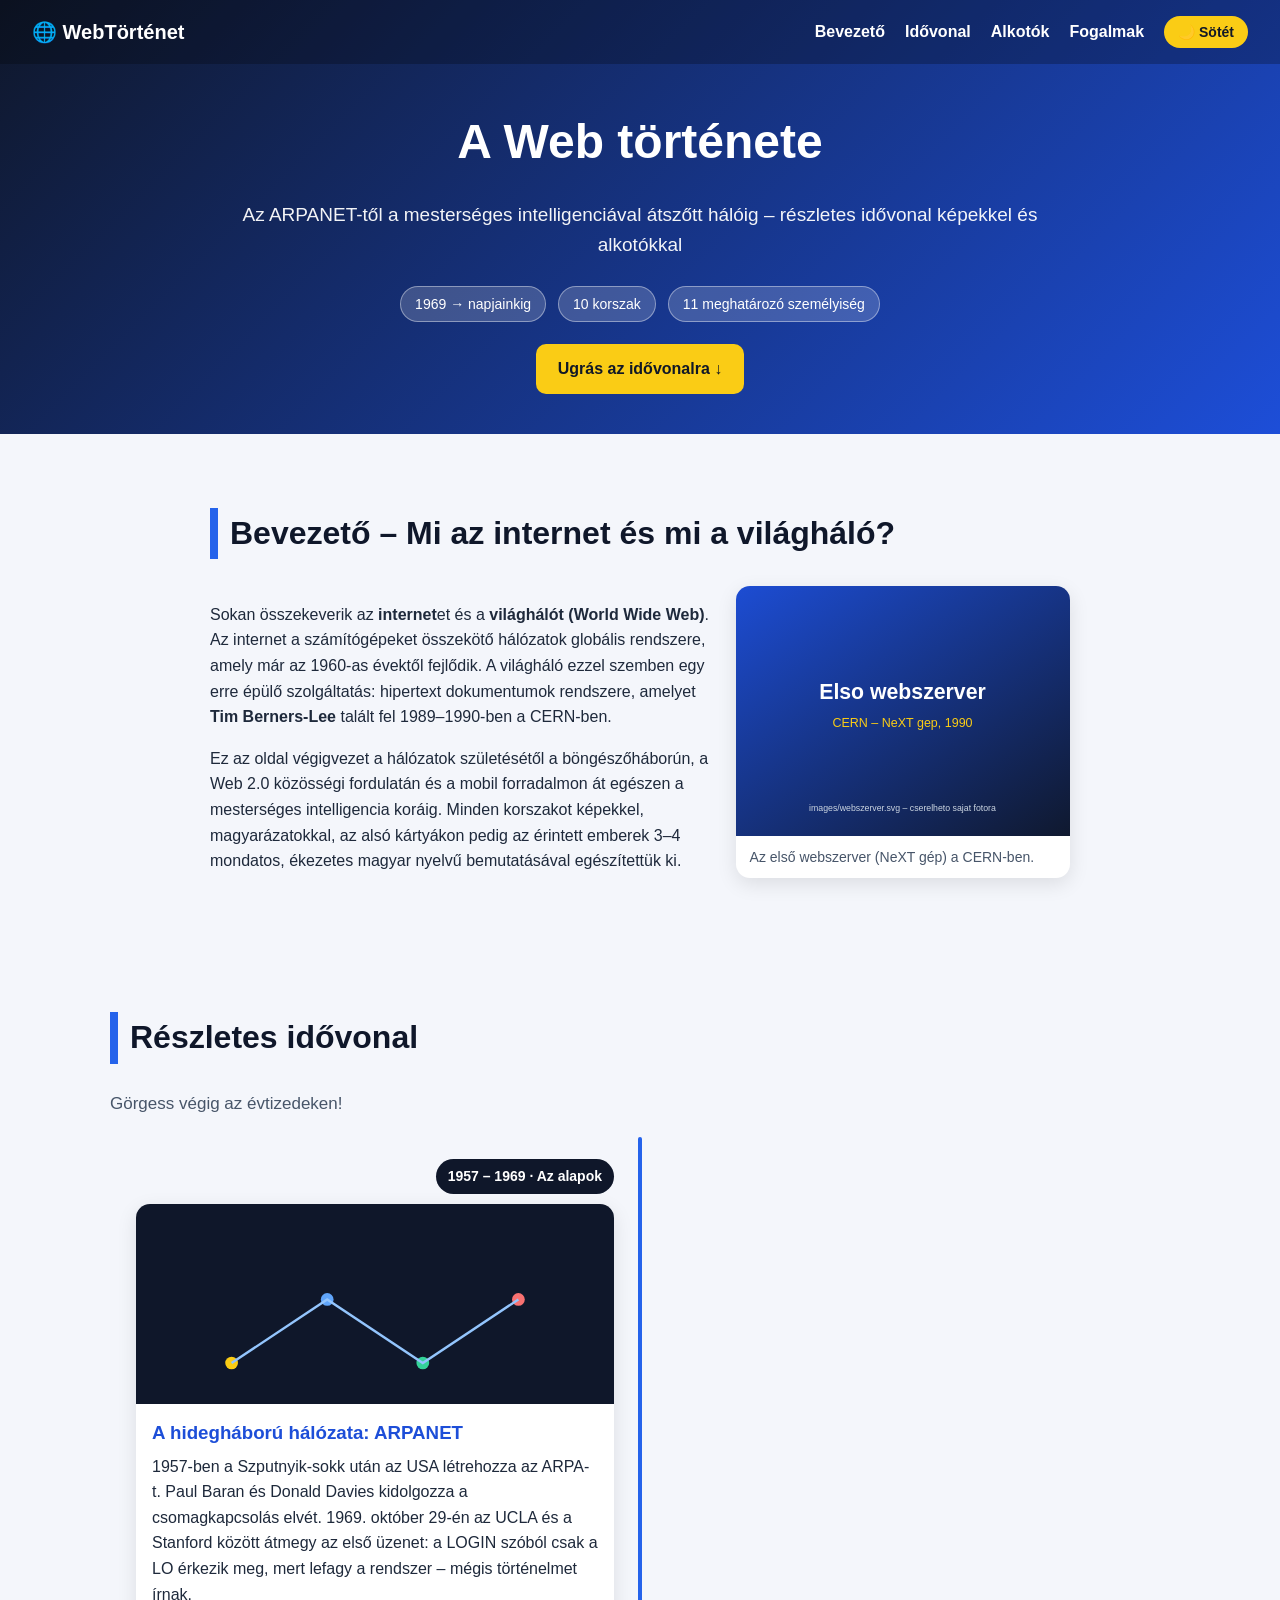
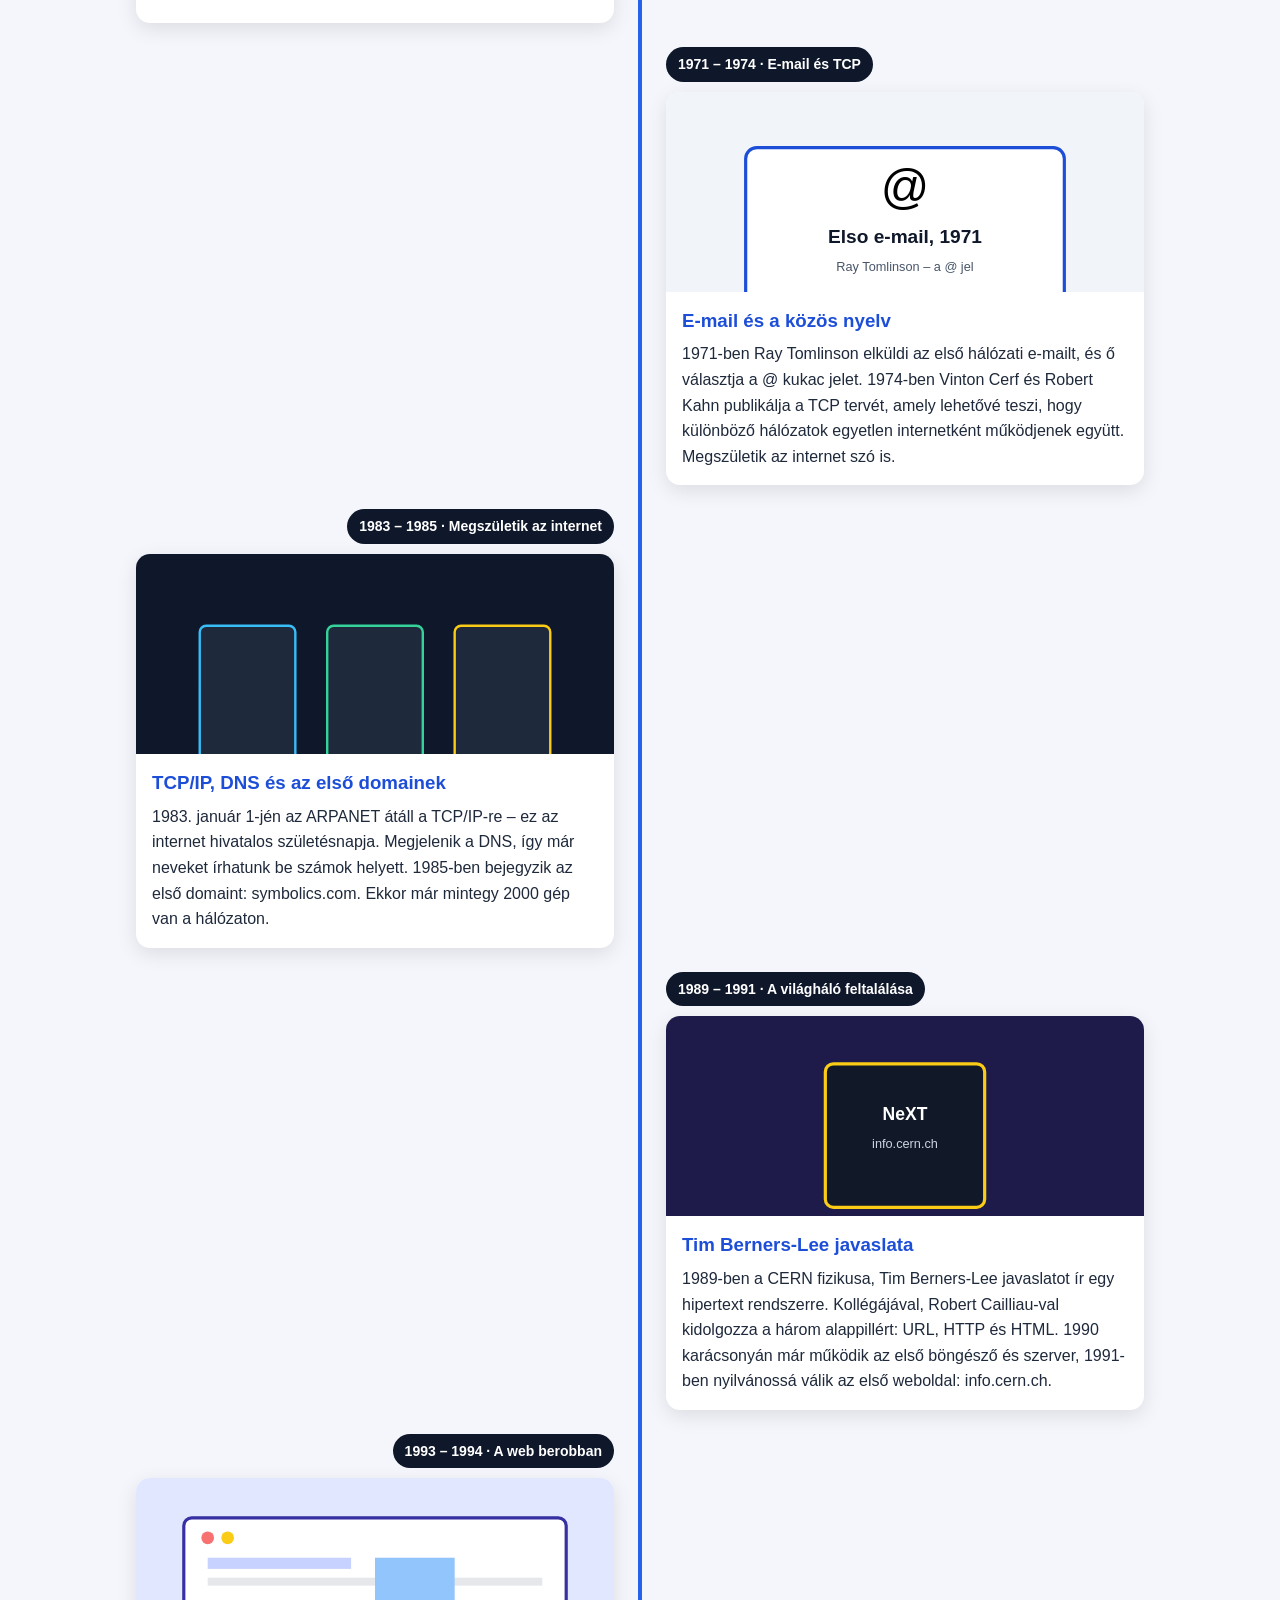
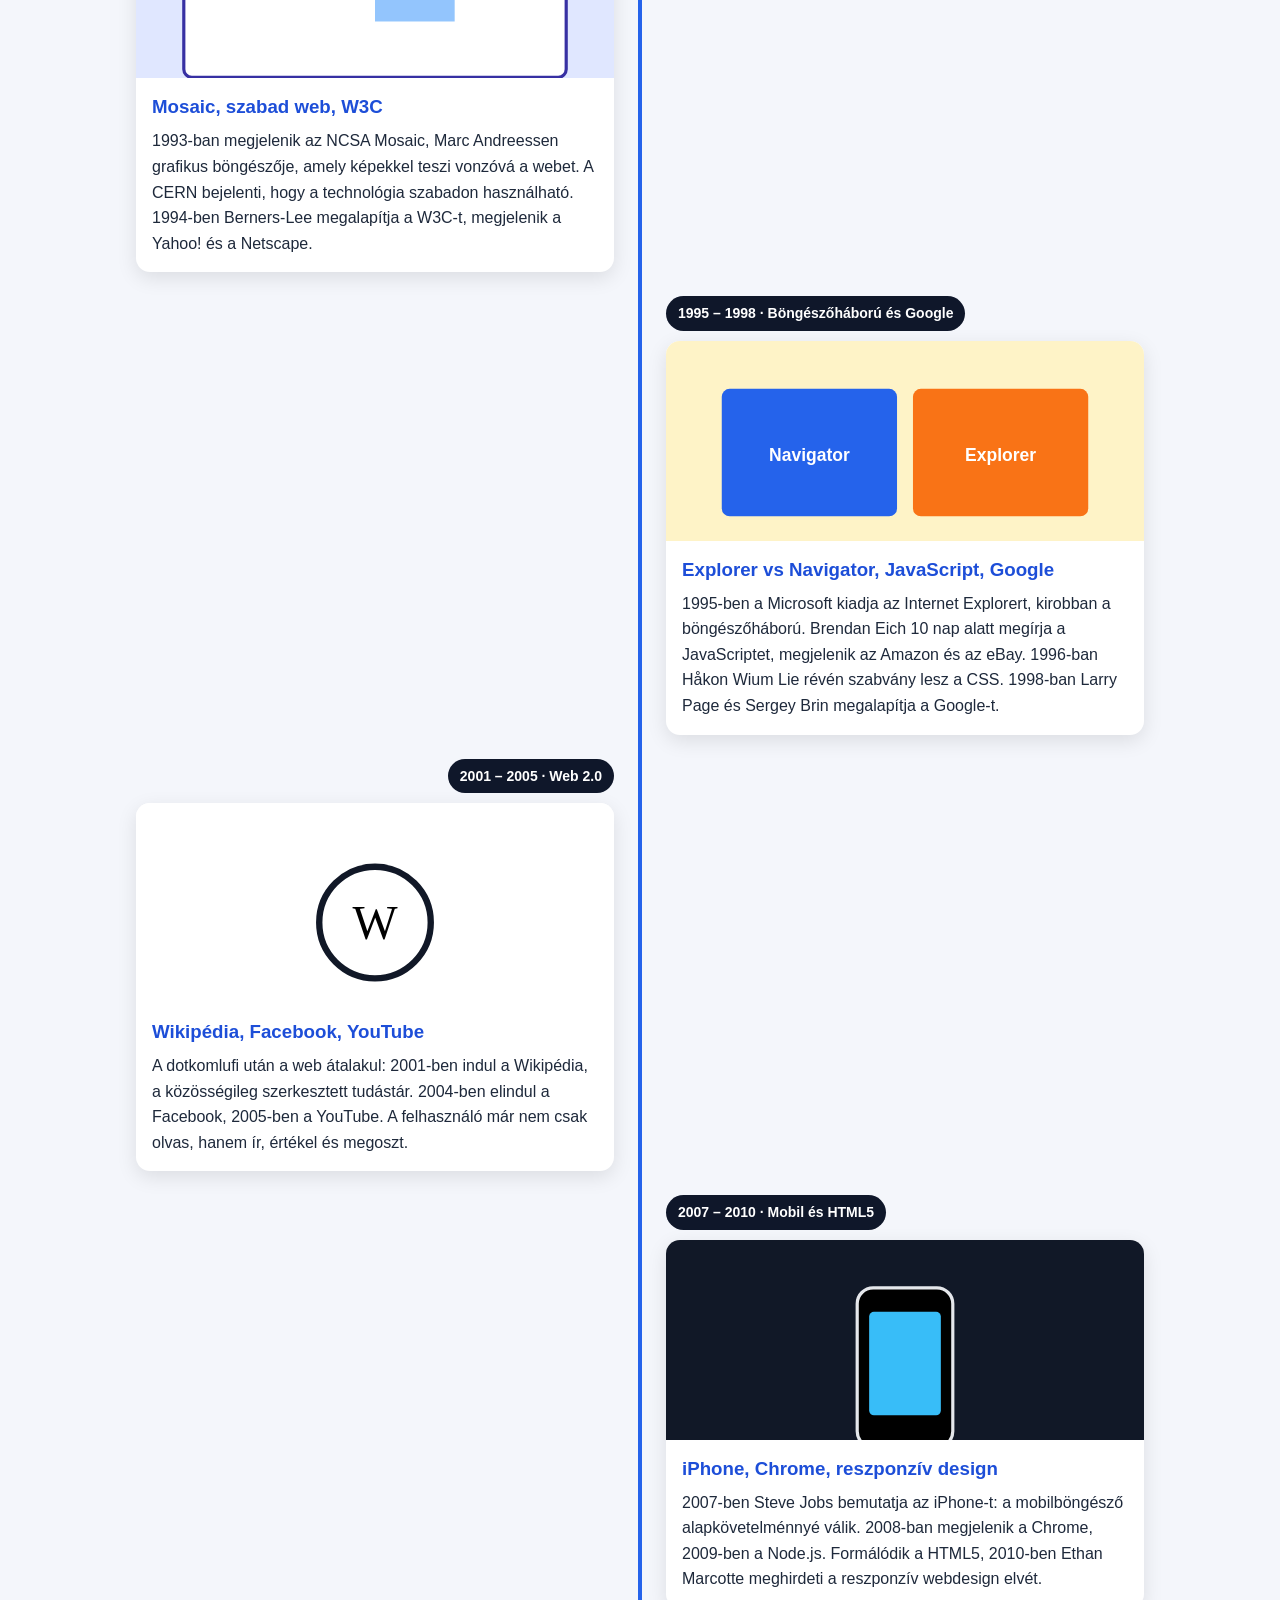
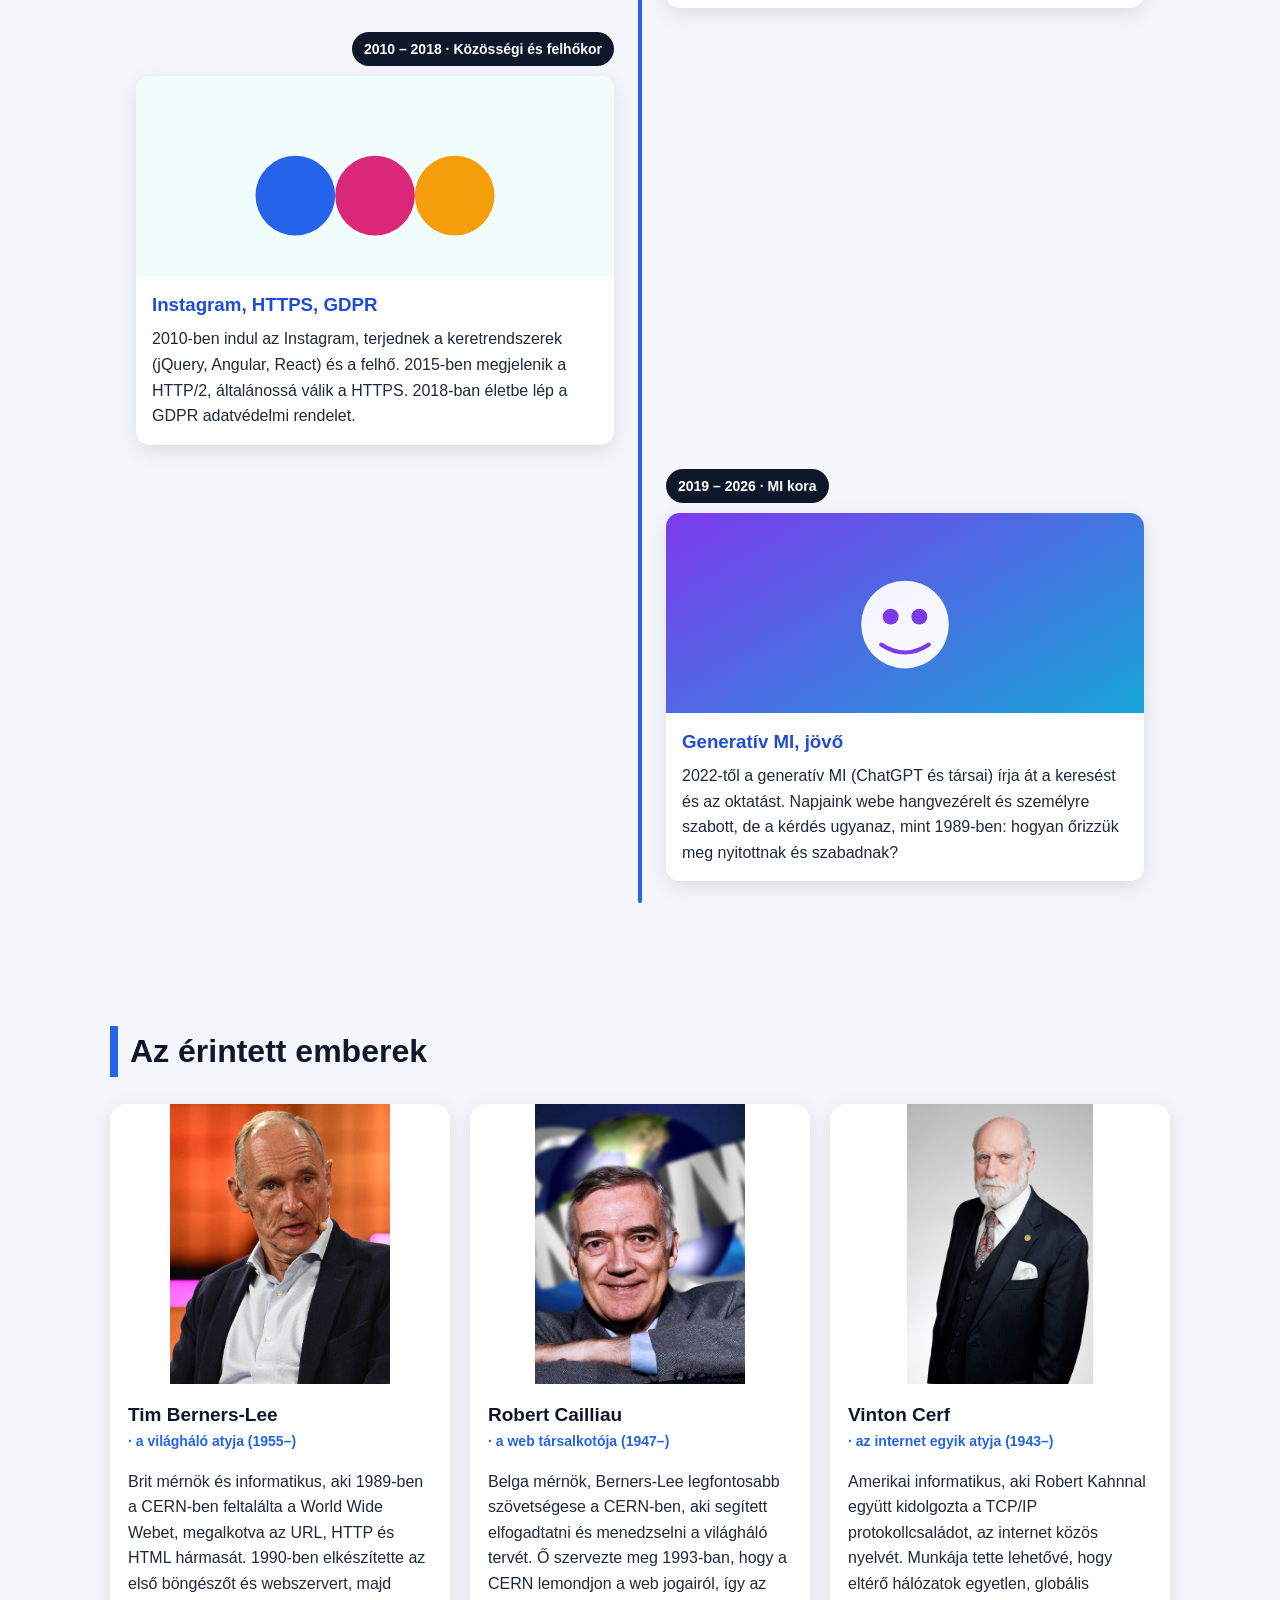
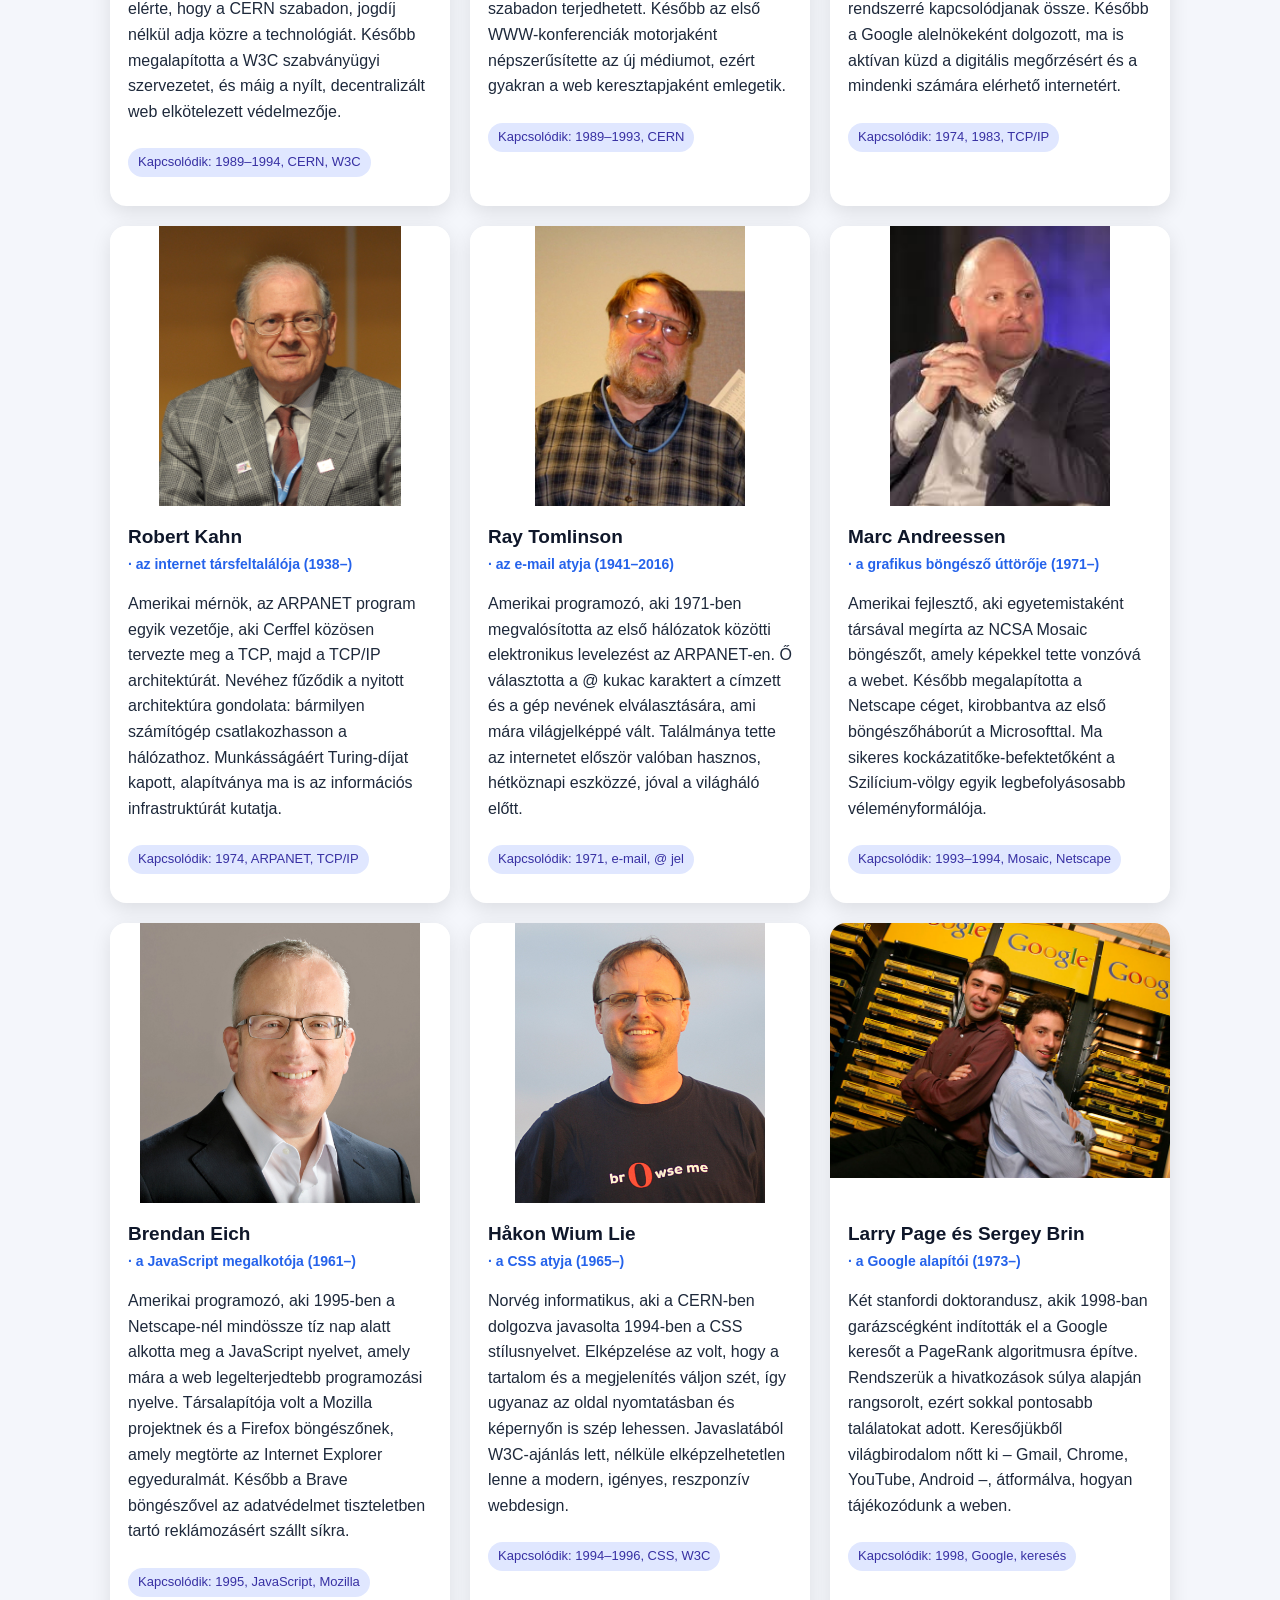
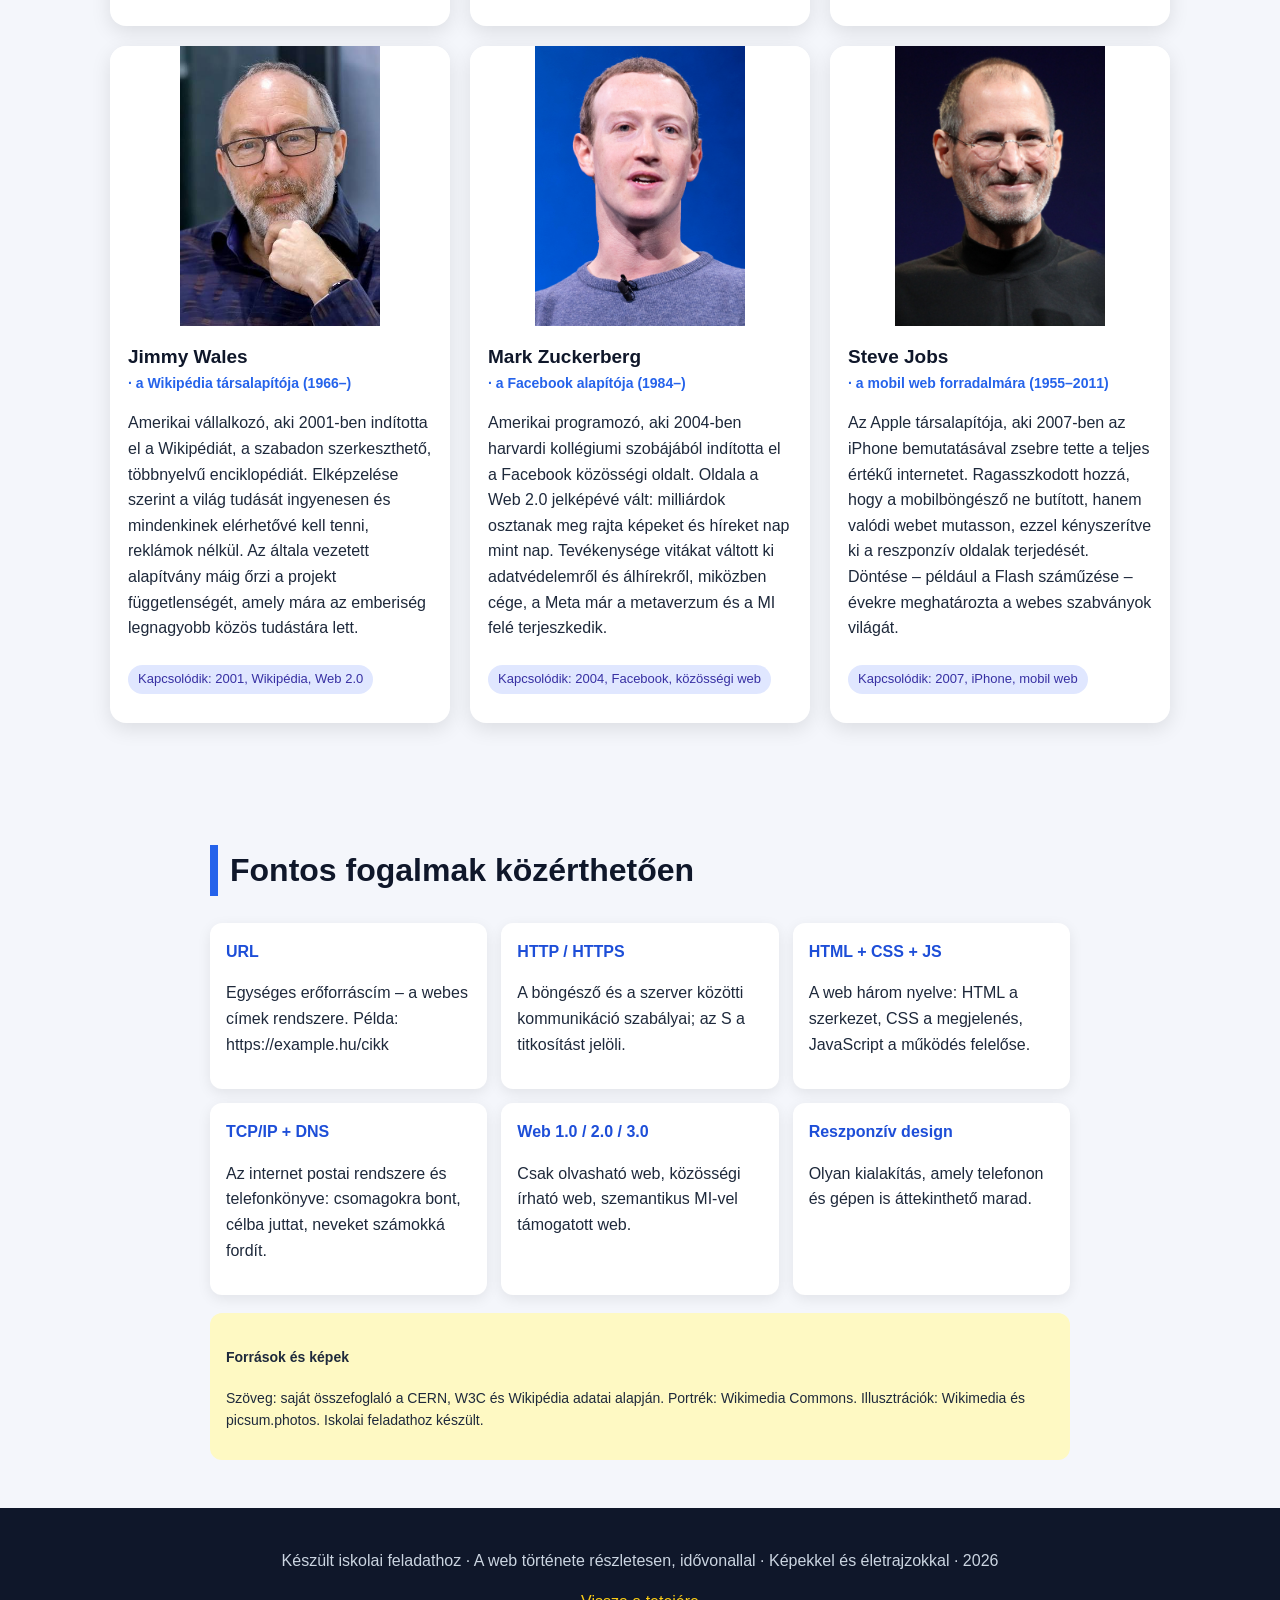
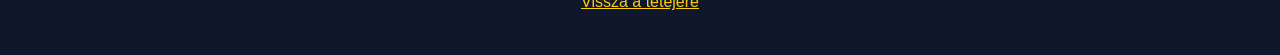
<file: index.html>
<!DOCTYPE html>
<html lang="hu">
<head>
<meta charset="UTF-8">
<meta name="viewport" content="width=device-width, initial-scale=1.0">
<title>A Web története – Részletes idővonal</title>
<link rel="stylesheet" href="style.css">
</head>
<body>
<header class="hero">
<nav class="nav"><div class="logo">🌐 WebTörténet</div>
<div class="nav-links"><a href="#bevezeto">Bevezető</a><a href="#idovonal">Idővonal</a><a href="#emberek">Alkotók</a><a href="#fogalmak">Fogalmak</a><button id="theme-toggle" class="theme-toggle" aria-label="Sötét és világos mód váltása" title="Sötét / világos mód">🌙 Sötét</button></div></nav>
<div class="hero-content"><h1>A Web története</h1>
<p class="subtitle">Az ARPANET-től a mesterséges intelligenciával átszőtt hálóig – részletes idővonal képekkel és alkotókkal</p>
<div class="hero-badges"><span>1969 → napjainkig</span><span>10 korszak</span><span>11 meghatározó személyiség</span></div>
<a href="#idovonal" class="btn">Ugrás az idővonalra ↓</a></div>
</header>
<main>
<section id="bevezeto" class="section narrow">
<h2>Bevezető – Mi az internet és mi a világháló?</h2>
<div class="two-col"><div>
<p>Sokan összekeverik az <strong>internet</strong>et és a <strong>világhálót (World Wide Web)</strong>. Az internet a számítógépeket összekötő hálózatok globális rendszere, amely már az 1960-as évektől fejlődik. A világháló ezzel szemben egy erre épülő szolgáltatás: hipertext dokumentumok rendszere, amelyet <strong>Tim Berners-Lee</strong> talált fel 1989–1990-ben a CERN-ben.</p>
<p>Ez az oldal végigvezet a hálózatok születésétől a böngészőháborún, a Web 2.0 közösségi fordulatán és a mobil forradalmon át egészen a mesterséges intelligencia koráig. Minden korszakot képekkel, magyarázatokkal, az alsó kártyákon pedig az érintett emberek 3–4 mondatos, ékezetes magyar nyelvű bemutatásával egészítettük ki.</p>
</div><figure><img src="images/webszerver.svg" alt="Az elso webszerver"><figcaption>Az első webszerver (NeXT gép) a CERN-ben.</figcaption></figure></div>
</section>
<section id="idovonal" class="section">
<h2>Részletes idővonal</h2><p class="lead">Görgess végig az évtizedeken!</p><div class="timeline">
<article class="tl-item left"><div class="tl-date">1957 – 1969 · Az alapok</div><div class="tl-card"><img src="images/arpanet.svg" alt="ARPANET térkép"><h3>A hidegháború hálózata: ARPANET</h3><p>1957-ben a Szputnyik-sokk után az USA létrehozza az ARPA-t. Paul Baran és Donald Davies kidolgozza a csomagkapcsolás elvét. 1969. október 29-én az UCLA és a Stanford között átmegy az első üzenet: a LOGIN szóból csak a LO érkezik meg, mert lefagy a rendszer – mégis történelmet írnak.</p></div></article>
<article class="tl-item right"><div class="tl-date">1971 – 1974 · E-mail és TCP</div><div class="tl-card"><img src="images/email.svg" alt="Korai számítógépterem"><h3>E-mail és a közös nyelv</h3><p>1971-ben Ray Tomlinson elküldi az első hálózati e-mailt, és ő választja a @ kukac jelet. 1974-ben Vinton Cerf és Robert Kahn publikálja a TCP tervét, amely lehetővé teszi, hogy különböző hálózatok egyetlen internetként működjenek együtt. Megszületik az internet szó is.</p></div></article>
<article class="tl-item left"><div class="tl-date">1983 – 1985 · Megszületik az internet</div><div class="tl-card"><img src="images/dns.svg" alt="Szerverek"><h3>TCP/IP, DNS és az első domainek</h3><p>1983. január 1-jén az ARPANET átáll a TCP/IP-re – ez az internet hivatalos születésnapja. Megjelenik a DNS, így már neveket írhatunk be számok helyett. 1985-ben bejegyzik az első domaint: symbolics.com. Ekkor már mintegy 2000 gép van a hálózaton.</p></div></article>

<article class="tl-item right"><div class="tl-date">1989 – 1991 · A világháló feltalálása</div><div class="tl-card"><img src="images/next.svg" alt="NeXT gép"><h3>Tim Berners-Lee javaslata</h3><p>1989-ben a CERN fizikusa, Tim Berners-Lee javaslatot ír egy hipertext rendszerre. Kollégájával, Robert Cailliau-val kidolgozza a három alappillért: URL, HTTP és HTML. 1990 karácsonyán már működik az első böngésző és szerver, 1991-ben nyilvánossá válik az első weboldal: info.cern.ch.</p></div></article>
<article class="tl-item left"><div class="tl-date">1993 – 1994 · A web berobban</div><div class="tl-card"><img src="images/mosaic.svg" alt="Mosaic"><h3>Mosaic, szabad web, W3C</h3><p>1993-ban megjelenik az NCSA Mosaic, Marc Andreessen grafikus böngészője, amely képekkel teszi vonzóvá a webet. A CERN bejelenti, hogy a technológia szabadon használható. 1994-ben Berners-Lee megalapítja a W3C-t, megjelenik a Yahoo! és a Netscape.</p></div></article>
<article class="tl-item right"><div class="tl-date">1995 – 1998 · Böngészőháború és Google</div><div class="tl-card"><img src="images/bongeszo.svg" alt="90-es evek"><h3>Explorer vs Navigator, JavaScript, Google</h3><p>1995-ben a Microsoft kiadja az Internet Explorert, kirobban a böngészőháború. Brendan Eich 10 nap alatt megírja a JavaScriptet, megjelenik az Amazon és az eBay. 1996-ban Håkon Wium Lie révén szabvány lesz a CSS. 1998-ban Larry Page és Sergey Brin megalapítja a Google-t.</p></div></article>
<article class="tl-item left"><div class="tl-date">2001 – 2005 · Web 2.0</div><div class="tl-card"><img src="images/wikipedia2.svg" alt="Wikipedia"><h3>Wikipédia, Facebook, YouTube</h3><p>A dotkomlufi után a web átalakul: 2001-ben indul a Wikipédia, a közösségileg szerkesztett tudástár. 2004-ben elindul a Facebook, 2005-ben a YouTube. A felhasználó már nem csak olvas, hanem ír, értékel és megoszt.</p></div></article>
<article class="tl-item right"><div class="tl-date">2007 – 2010 · Mobil és HTML5</div><div class="tl-card"><img src="images/iphone.svg" alt="Okostelefon"><h3>iPhone, Chrome, reszponzív design</h3><p>2007-ben Steve Jobs bemutatja az iPhone-t: a mobilböngésző alapkövetelménnyé válik. 2008-ban megjelenik a Chrome, 2009-ben a Node.js. Formálódik a HTML5, 2010-ben Ethan Marcotte meghirdeti a reszponzív webdesign elvét.</p></div></article>
<article class="tl-item left"><div class="tl-date">2010 – 2018 · Közösségi és felhőkor</div><div class="tl-card"><img src="images/kozosseg.svg" alt="Kozossegi media"><h3>Instagram, HTTPS, GDPR</h3><p>2010-ben indul az Instagram, terjednek a keretrendszerek (jQuery, Angular, React) és a felhő. 2015-ben megjelenik a HTTP/2, általánossá válik a HTTPS. 2018-ban életbe lép a GDPR adatvédelmi rendelet.</p></div></article>
<article class="tl-item right"><div class="tl-date">2019 – 2026 · MI kora</div><div class="tl-card"><img src="images/mi.svg" alt="MI"><h3>Generatív MI, jövő</h3><p>2022-től a generatív MI (ChatGPT és társai) írja át a keresést és az oktatást. Napjaink webe hangvezérelt és személyre szabott, de a kérdés ugyanaz, mint 1989-ben: hogyan őrizzük meg nyitottnak és szabadnak?</p></div></article>
</div></section>
<section id="emberek" class="section"><h2>Az érintett emberek</h2><div class="cards">
<article class="card"><img src="images/tim-berners-lee.jpg" alt="Tim Berners-Lee"><div class="card-body"><h3>Tim Berners-Lee <span>· a világháló atyja (1955–)</span></h3><p>Brit mérnök és informatikus, aki 1989-ben a CERN-ben feltalálta a World Wide Webet, megalkotva az URL, HTTP és HTML hármasát. 1990-ben elkészítette az első böngészőt és webszervert, majd elérte, hogy a CERN szabadon, jogdíj nélkül adja közre a technológiát. Később megalapította a W3C szabványügyi szervezetet, és máig a nyílt, decentralizált web elkötelezett védelmezője.</p><p class="tag">Kapcsolódik: 1989–1994, CERN, W3C</p></div></article>
<article class="card"><img src="images/robert-cailliau2.jpg" alt="Robert Cailliau"><div class="card-body"><h3>Robert Cailliau <span>· a web társalkotója (1947–)</span></h3><p>Belga mérnök, Berners-Lee legfontosabb szövetségese a CERN-ben, aki segített elfogadtatni és menedzselni a világháló tervét. Ő szervezte meg 1993-ban, hogy a CERN lemondjon a web jogairól, így az szabadon terjedhetett. Később az első WWW-konferenciák motorjaként népszerűsítette az új médiumot, ezért gyakran a web keresztapjaként emlegetik.</p><p class="tag">Kapcsolódik: 1989–1993, CERN</p></div></article>
<article class="card"><img src="images/vinton-cerf.jpg" alt="Vinton Cerf"><div class="card-body"><h3>Vinton Cerf <span>· az internet egyik atyja (1943–)</span></h3><p>Amerikai informatikus, aki Robert Kahnnal együtt kidolgozta a TCP/IP protokollcsaládot, az internet közös nyelvét. Munkája tette lehetővé, hogy eltérő hálózatok egyetlen, globális rendszerré kapcsolódjanak össze. Később a Google alelnökeként dolgozott, ma is aktívan küzd a digitális megőrzésért és a mindenki számára elérhető internetért.</p><p class="tag">Kapcsolódik: 1974, 1983, TCP/IP</p></div></article>
<article class="card"><img src="images/robert-kahn.jpg" alt="Robert Kahn"><div class="card-body"><h3>Robert Kahn <span>· az internet társfeltalálója (1938–)</span></h3><p>Amerikai mérnök, az ARPANET program egyik vezetője, aki Cerffel közösen tervezte meg a TCP, majd a TCP/IP architektúrát. Nevéhez fűződik a nyitott architektúra gondolata: bármilyen számítógép csatlakozhasson a hálózathoz. Munkásságáért Turing-díjat kapott, alapítványa ma is az információs infrastruktúrát kutatja.</p><p class="tag">Kapcsolódik: 1974, ARPANET, TCP/IP</p></div></article>
<article class="card"><img src="images/ray-tomlinson.jpg" alt="Ray Tomlinson"><div class="card-body"><h3>Ray Tomlinson <span>· az e-mail atyja (1941–2016)</span></h3><p>Amerikai programozó, aki 1971-ben megvalósította az első hálózatok közötti elektronikus levelezést az ARPANET-en. Ő választotta a @ kukac karaktert a címzett és a gép nevének elválasztására, ami mára világjelképpé vált. Találmánya tette az internetet először valóban hasznos, hétköznapi eszközzé, jóval a világháló előtt.</p><p class="tag">Kapcsolódik: 1971, e-mail, @ jel</p></div></article>
<article class="card"><img src="images/marc-andreessen.jpg" alt="Marc Andreessen"><div class="card-body"><h3>Marc Andreessen <span>· a grafikus böngésző úttörője (1971–)</span></h3><p>Amerikai fejlesztő, aki egyetemistaként társával megírta az NCSA Mosaic böngészőt, amely képekkel tette vonzóvá a webet. Később megalapította a Netscape céget, kirobbantva az első böngészőháborút a Microsofttal. Ma sikeres kockázatitőke-befektetőként a Szilícium-völgy egyik legbefolyásosabb véleményformálója.</p><p class="tag">Kapcsolódik: 1993–1994, Mosaic, Netscape</p></div></article>
<article class="card"><img src="images/brendan-eich.jpg" alt="Brendan Eich"><div class="card-body"><h3>Brendan Eich <span>· a JavaScript megalkotója (1961–)</span></h3><p>Amerikai programozó, aki 1995-ben a Netscape-nél mindössze tíz nap alatt alkotta meg a JavaScript nyelvet, amely mára a web legelterjedtebb programozási nyelve. Társalapítója volt a Mozilla projektnek és a Firefox böngészőnek, amely megtörte az Internet Explorer egyeduralmát. Később a Brave böngészővel az adatvédelmet tiszteletben tartó reklámozásért szállt síkra.</p><p class="tag">Kapcsolódik: 1995, JavaScript, Mozilla</p></div></article>
<article class="card"><img src="images/hakon-wium-lie.jpg" alt="Hakon Wium Lie"><div class="card-body"><h3>Håkon Wium Lie <span>· a CSS atyja (1965–)</span></h3><p>Norvég informatikus, aki a CERN-ben dolgozva javasolta 1994-ben a CSS stílusnyelvet. Elképzelése az volt, hogy a tartalom és a megjelenítés váljon szét, így ugyanaz az oldal nyomtatásban és képernyőn is szép lehessen. Javaslatából W3C-ajánlás lett, nélküle elképzelhetetlen lenne a modern, igényes, reszponzív webdesign.</p><p class="tag">Kapcsolódik: 1994–1996, CSS, W3C</p></div></article>
<article class="card"><img src="images/larry-page-sergey-brin.png" alt="Larry Page"><div class="card-body"><h3>Larry Page és Sergey Brin <span>· a Google alapítói (1973–)</span></h3><p>Két stanfordi doktorandusz, akik 1998-ban garázscégként indították el a Google keresőt a PageRank algoritmusra építve. Rendszerük a hivatkozások súlya alapján rangsorolt, ezért sokkal pontosabb találatokat adott. Keresőjükből világbirodalom nőtt ki – Gmail, Chrome, YouTube, Android –, átformálva, hogyan tájékozódunk a weben.</p><p class="tag">Kapcsolódik: 1998, Google, keresés</p></div></article>
<article class="card"><img src="images/jimmy-wales.jpg" alt="Jimmy Wales"><div class="card-body"><h3>Jimmy Wales <span>· a Wikipédia társalapítója (1966–)</span></h3><p>Amerikai vállalkozó, aki 2001-ben indította el a Wikipédiát, a szabadon szerkeszthető, többnyelvű enciklopédiát. Elképzelése szerint a világ tudását ingyenesen és mindenkinek elérhetővé kell tenni, reklámok nélkül. Az általa vezetett alapítvány máig őrzi a projekt függetlenségét, amely mára az emberiség legnagyobb közös tudástára lett.</p><p class="tag">Kapcsolódik: 2001, Wikipédia, Web 2.0</p></div></article>
<article class="card"><img src="images/mark-zuckerberg.jpg" alt="Mark Zuckerberg"><div class="card-body"><h3>Mark Zuckerberg <span>· a Facebook alapítója (1984–)</span></h3><p>Amerikai programozó, aki 2004-ben harvardi kollégiumi szobájából indította el a Facebook közösségi oldalt. Oldala a Web 2.0 jelképévé vált: milliárdok osztanak meg rajta képeket és híreket nap mint nap. Tevékenysége vitákat váltott ki adatvédelemről és álhírekről, miközben cége, a Meta már a metaverzum és a MI felé terjeszkedik.</p><p class="tag">Kapcsolódik: 2004, Facebook, közösségi web</p></div></article>
<article class="card"><img src="images/steve-jobs.jpg" alt="Steve Jobs"><div class="card-body"><h3>Steve Jobs <span>· a mobil web forradalmára (1955–2011)</span></h3><p>Az Apple társalapítója, aki 2007-ben az iPhone bemutatásával zsebre tette a teljes értékű internetet. Ragasszkodott hozzá, hogy a mobilböngésző ne butított, hanem valódi webet mutasson, ezzel kényszerítve ki a reszponzív oldalak terjedését. Döntése – például a Flash száműzése – évekre meghatározta a webes szabványok világát.</p><p class="tag">Kapcsolódik: 2007, iPhone, mobil web</p></div></article>

</div></section>
<section id="fogalmak" class="section narrow"><h2>Fontos fogalmak közérthetően</h2><div class="grid3"><div class="mini"><h4>URL</h4><p>Egységes erőforráscím – a webes címek rendszere. Példa: https://example.hu/cikk</p></div><div class="mini"><h4>HTTP / HTTPS</h4><p>A böngésző és a szerver közötti kommunikáció szabályai; az S a titkosítást jelöli.</p></div><div class="mini"><h4>HTML + CSS + JS</h4><p>A web három nyelve: HTML a szerkezet, CSS a megjelenés, JavaScript a működés felelőse.</p></div><div class="mini"><h4>TCP/IP + DNS</h4><p>Az internet postai rendszere és telefonkönyve: csomagokra bont, célba juttat, neveket számokká fordít.</p></div><div class="mini"><h4>Web 1.0 / 2.0 / 3.0</h4><p>Csak olvasható web, közösségi írható web, szemantikus MI-vel támogatott web.</p></div><div class="mini"><h4>Reszponzív design</h4><p>Olyan kialakítás, amely telefonon és gépen is áttekinthető marad.</p></div></div><div class="forras"><h4>Források és képek</h4><p>Szöveg: saját összefoglaló a CERN, W3C és Wikipédia adatai alapján. Portrék: Wikimedia Commons. Illusztrációk: Wikimedia és picsum.photos. Iskolai feladathoz készült.</p></div></section></main><footer><p>Készült iskolai feladathoz · A web története részletesen, idővonallal · Képekkel és életrajzokkal · 2026</p><p><a href="#bevezeto">Vissza a tetejére</a></p></footer>
<script>
(function () {
  var KEY = 'webtortenet-theme';
  var btn = document.getElementById('theme-toggle');
  function apply(theme) {
    document.documentElement.setAttribute('data-theme', theme);
    try { localStorage.setItem(KEY, theme); } catch (e) {}
    if (btn) btn.textContent = theme === 'dark' ? '☀️ Világos' : '🌙 Sötét';
  }
  var saved = null;
  try { saved = localStorage.getItem(KEY); } catch (e) {}
  if (saved !== 'dark' && saved !== 'light') {
    saved = (window.matchMedia && window.matchMedia('(prefers-color-scheme: dark)').matches) ? 'dark' : 'light';
  }
  apply(saved);
  if (btn) btn.addEventListener('click', function () {
    var cur = document.documentElement.getAttribute('data-theme') === 'dark' ? 'light' : 'dark';
    apply(cur);
  });
})();
</script></body></html>
</file>
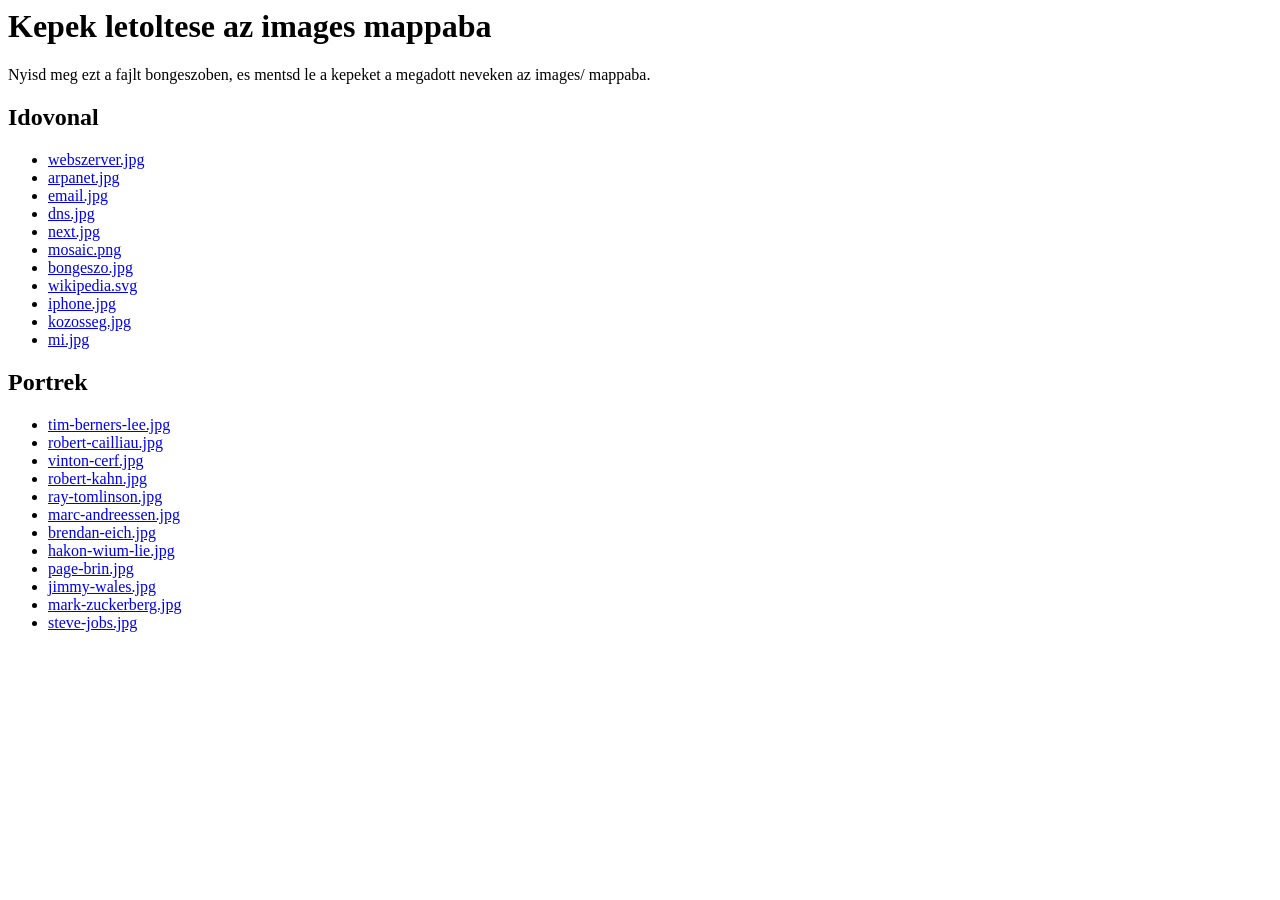
<file: images/letoltes.html>
<html><head><meta charset="UTF-8"><title>Kepek letoltese</title></head><body><h1>Kepek letoltese az images mappaba</h1><p>Nyisd meg ezt a fajlt bongeszoben, es mentsd le a kepeket a megadott neveken az images/ mappaba.</p><h2>Idovonal</h2><ul><li><a href="https://upload.wikimedia.org/wikipedia/commons/d/d1/First_Web_Server.jpg">webszerver.jpg</a></li><li><a href="https://upload.wikimedia.org/wikipedia/commons/b/b2/Sketch_of_Arpanet_introduced_in_1969-1977.jpg">arpanet.jpg</a></li><li><a href="https://picsum.photos/seed/email1971/600/350">email.jpg</a></li><li><a href="https://picsum.photos/seed/dns1983/600/350">dns.jpg</a></li><li><a href="https://upload.wikimedia.org/wikipedia/commons/8/87/WorldWideWeb_NeXT_Computer_Geneva_2016.jpg">next.jpg</a></li><li><a href="https://upload.wikimedia.org/wikipedia/commons/9/90/NCSA_Mosaic_Browser_screenshot.png">mosaic.png</a></li><li><a href="https://picsum.photos/seed/browser1995/600/350">bongeszo.jpg</a></li><li><a href="https://upload.wikimedia.org/wikipedia/commons/1/1e/Wikipedia-logo-v2-hu.svg">wikipedia.svg</a></li><li><a href="https://picsum.photos/seed/iphone2007/600/350">iphone.jpg</a></li><li><a href="https://picsum.photos/seed/social2012/600/350">kozosseg.jpg</a></li><li><a href="https://picsum.photos/seed/ai2024/600/350">mi.jpg</a></li></ul><h2>Portrek</h2><ul><li><a href="https://upload.wikimedia.org/wikipedia/commons/9/9d/Tim_Berners-Lee_OSM1_%28cropped%29.jpg">tim-berners-lee.jpg</a></li><li><a href="https://upload.wikimedia.org/wikipedia/commons/1/17/Robert_Cailliau_On_Wikimedia_%28cropped%29.jpg">robert-cailliau.jpg</a></li><li><a href="https://upload.wikimedia.org/wikipedia/commons/5/58/Vint_Cerf_-_2010_%28cropped%29.jpg">vinton-cerf.jpg</a></li><li><a href="https://upload.wikimedia.org/wikipedia/commons/6/6d/Robert_E._Kahn.jpg">robert-kahn.jpg</a></li><li><a href="https://upload.wikimedia.org/wikipedia/commons/4/4e/Ray_Tomlinson.jpg">ray-tomlinson.jpg</a></li><li><a href="https://upload.wikimedia.org/wikipedia/commons/e/e3/Marc_Andreessen_%282013%29.jpg">marc-andreessen.jpg</a></li><li><a href="https://upload.wikimedia.org/wikipedia/commons/0/00/Brendan_Eich_%282015%2C_Mozilla%29.jpg">brendan-eich.jpg</a></li><li><a href="https://upload.wikimedia.org/wikipedia/commons/4/4b/H%C3%A5kon_Wium_Lie.jpg">hakon-wium-lie.jpg</a></li><li><a href="https://upload.wikimedia.org/wikipedia/commons/8/8c/Larry_Page_in_the_European_Parliament%2C_17.06.2009_%28cropped%29.jpg">page-brin.jpg</a></li><li><a href="https://upload.wikimedia.org/wikipedia/commons/6/67/Jimbo_Wales_Frankfurt_Book_Fair_2014.jpg">jimmy-wales.jpg</a></li><li><a href="https://upload.wikimedia.org/wikipedia/commons/1/18/Mark_Zuckerberg_F8_2019_Keynote_%2832830578718%29_%28cropped%29.jpg">mark-zuckerberg.jpg</a></li><li><a href="https://upload.wikimedia.org/wikipedia/commons/d/dc/Steve_Jobs_Headshot_2010-CROP.jpg">steve-jobs.jpg</a></li></ul></body></html>
</file>
<file: style.css>
:root{--bg:#f4f6fb;--text:#1e293b;--card:#ffffff;--muted:#475569;--heading:#0f172a;--accent:#2563eb;--accent-dark:#1d4ed8;--tag-bg:#e0e7ff;--tag-text:#3730a3;--info-bg:#fef9c3;--shadow:0 6px 20px rgba(0,0,0,.1)}
html[data-theme="dark"]{--bg:#0b1220;--text:#dbe4f3;--card:#141f35;--muted:#9fb0c9;--heading:#f1f5f9;--accent:#7aa5ff;--accent-dark:#9dbdff;--tag-bg:#2a3a63;--tag-text:#dbe4ff;--info-bg:#3a3413;--shadow:0 6px 20px rgba(0,0,0,.5)}
*{box-sizing:border-box}body{margin:0;font-family:Segoe UI,Arial,sans-serif;background:var(--bg);color:var(--text);line-height:1.6;transition:background .3s,color .3s}
.hero{background:linear-gradient(135deg,#0f172a,#1d4ed8);color:#fff;padding:0 0 40px}
.nav{display:flex;justify-content:space-between;align-items:center;padding:16px 32px;background:rgba(0,0,0,.25)}
.logo{font-weight:800;font-size:20px}.nav-links{display:flex;align-items:center;flex-wrap:wrap;gap:4px}.nav-links a{color:#fff;margin-left:16px;text-decoration:none;font-weight:600}.nav-links a:hover{text-decoration:underline}
.theme-toggle{margin-left:16px;background:#facc15;color:#111827;border:none;font-weight:800;padding:8px 14px;border-radius:999px;cursor:pointer;font-size:14px}
.theme-toggle:hover{filter:brightness(1.08)}
html[data-theme="dark"] .theme-toggle{background:#e2e8f0;color:#0f172a}
.hero-content{max-width:900px;margin:40px auto 0;padding:0 20px;text-align:center}
.hero h1{font-size:48px;margin:0}.subtitle{font-size:19px;opacity:.95}
.hero-badges span{display:inline-block;background:rgba(255,255,255,.18);border:1px solid rgba(255,255,255,.4);padding:6px 14px;border-radius:999px;margin:6px;font-size:14px}
.btn{display:inline-block;margin-top:16px;background:#facc15;color:#111827;font-weight:800;padding:12px 22px;border-radius:10px;text-decoration:none}
.section{max-width:1100px;margin:0 auto;padding:48px 20px}.narrow{max-width:900px}
h2{font-size:32px;color:var(--heading);border-left:8px solid var(--accent);padding-left:12px}.lead{color:var(--muted);font-size:17px}
.two-col{display:grid;grid-template-columns:1.2fr .8fr;gap:24px;align-items:start}
figure{margin:0;background:var(--card);border-radius:14px;overflow:hidden;box-shadow:var(--shadow)}
figure img,
.tl-card img {width: 100%;height: 250px;display: block;object-fit: cover;object-position: center top;}
figcaption{padding:10px 14px;font-size:14px;color:var(--muted)}
.timeline{position:relative;margin-top:20px;padding:10px 0 10px}
.timeline::before{content:"";position:absolute;left:50%;top:0;bottom:0;width:4px;background:#2563eb;transform:translateX(-50%);border-radius:4px}
.tl-item{position:relative;width:50%;padding:12px 26px}
.tl-item.left{left:0;text-align:right}.tl-item.right{left:50%;text-align:left}
.tl-date{display:inline-block;background:#0f172a;color:#fff;font-weight:700;font-size:14px;padding:6px 12px;border-radius:999px;margin-bottom:10px}
.tl-card{background:var(--card);border-radius:14px;overflow:hidden;box-shadow:var(--shadow);text-align:left}
.tl-card h3{margin:14px 16px 6px;color:var(--accent-dark)}.tl-card p{margin:0 16px 16px;color:var(--text)}
.tl-card img{height:200px}
.cards{display:grid;grid-template-columns:repeat(auto-fill,minmax(320px,1fr));gap:20px;margin-top:20px}
.card{background:var(--card);border-radius:16px;overflow:hidden;box-shadow:var(--shadow);display:flex;flex-direction:column}
.card img{width:100%;height:280px;display:block;object-fit:contain;object-position:center top;background:var(--card)}.card-body{padding:16px 18px}.card-body h3{margin:0 0 8px;font-size:19px;color:var(--heading)}
.card-body h3 span{display:block;font-size:14px;color:var(--accent);font-weight:600}.tag{font-size:13px;background:var(--tag-bg);color:var(--tag-text);display:inline-block;padding:4px 10px;border-radius:999px;margin-top:8px}
.grid3{display:grid;grid-template-columns:repeat(auto-fill,minmax(240px,1fr));gap:14px}
.mini{background:var(--card);color:var(--text);padding:16px;border-radius:12px;box-shadow:0 4px 14px rgba(0,0,0,.08)}
.mini h4{margin:0 0 6px;color:var(--accent-dark)}.forras{margin-top:18px;background:var(--info-bg);color:var(--text);padding:14px 16px;border-radius:12px;font-size:14px}
footer{background:#0f172a;color:#cbd5e1;text-align:center;padding:24px 16px}footer a{color:#facc15}
@media(max-width:800px){.timeline::before{left:10px}.tl-item{width:100%;left:0!important;padding-left:32px;text-align:left}.two-col{grid-template-columns:1fr}.hero h1{font-size:34px}}
</file>
